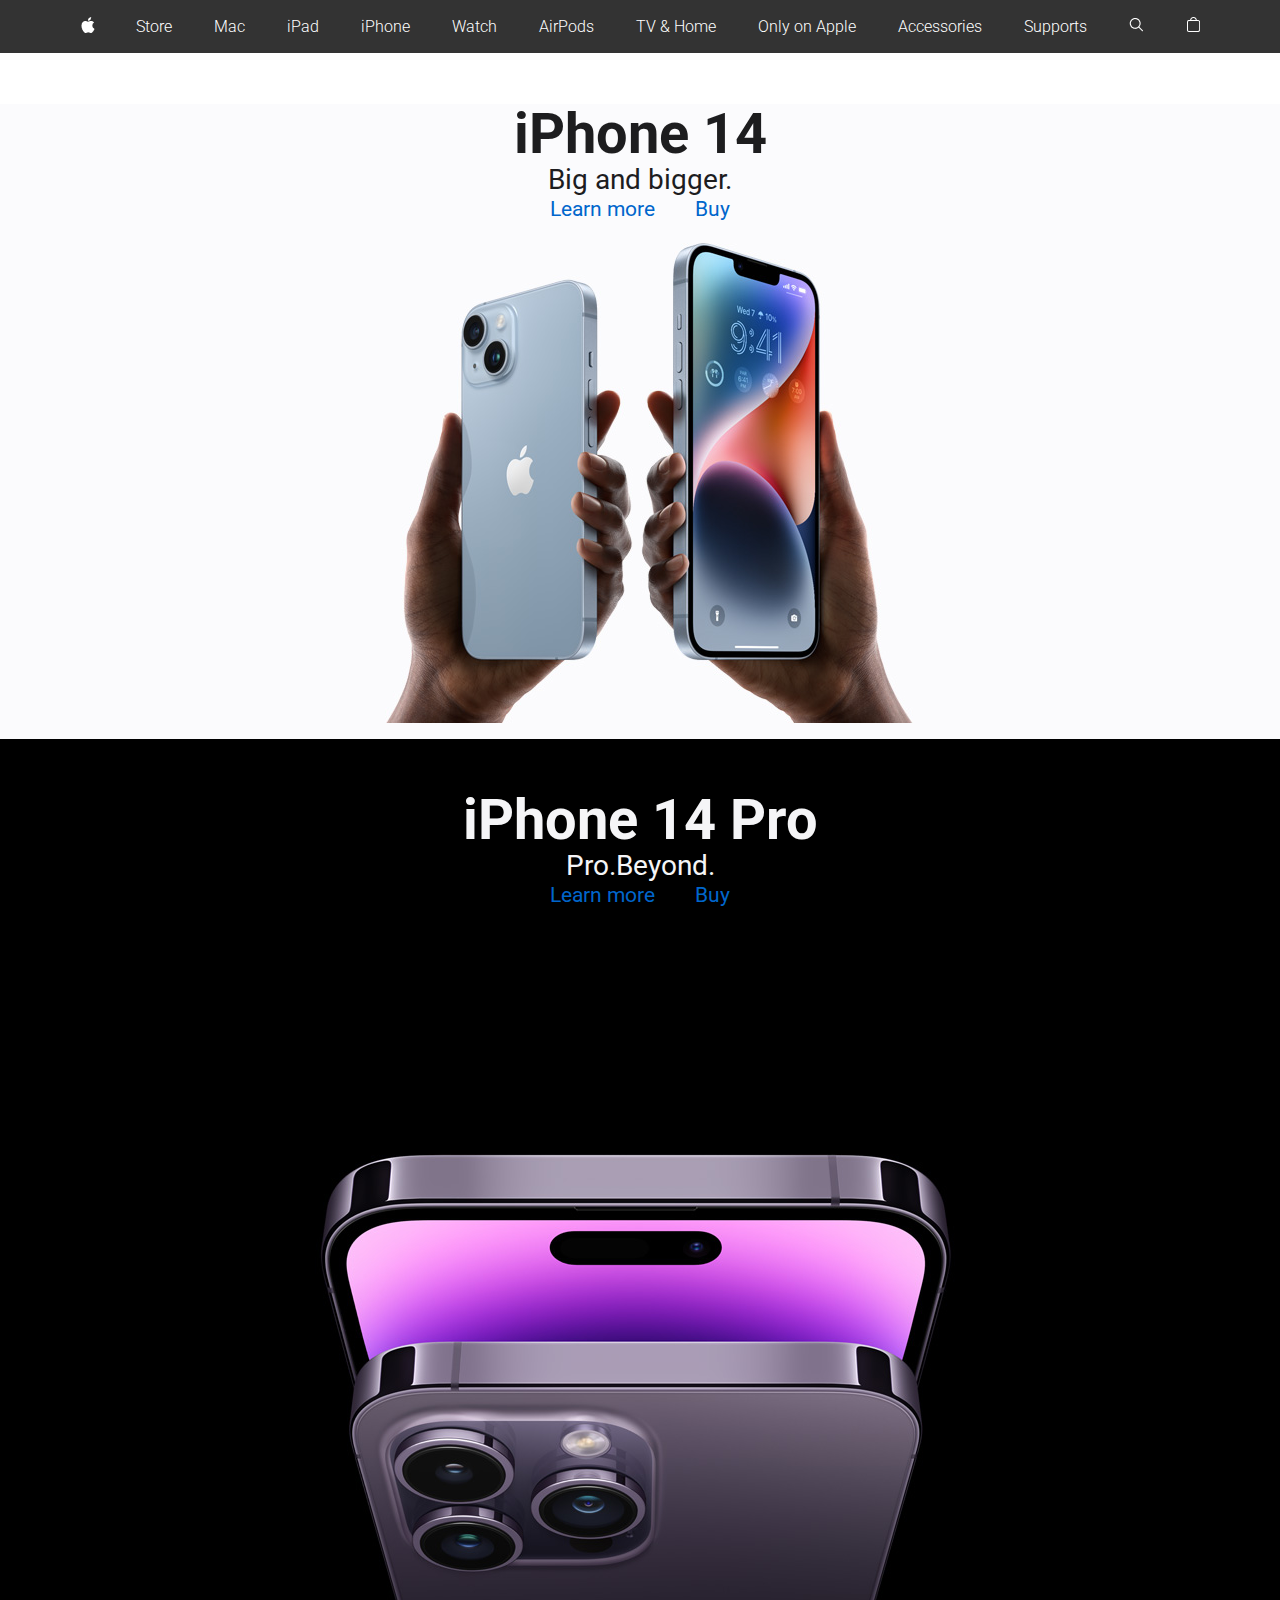
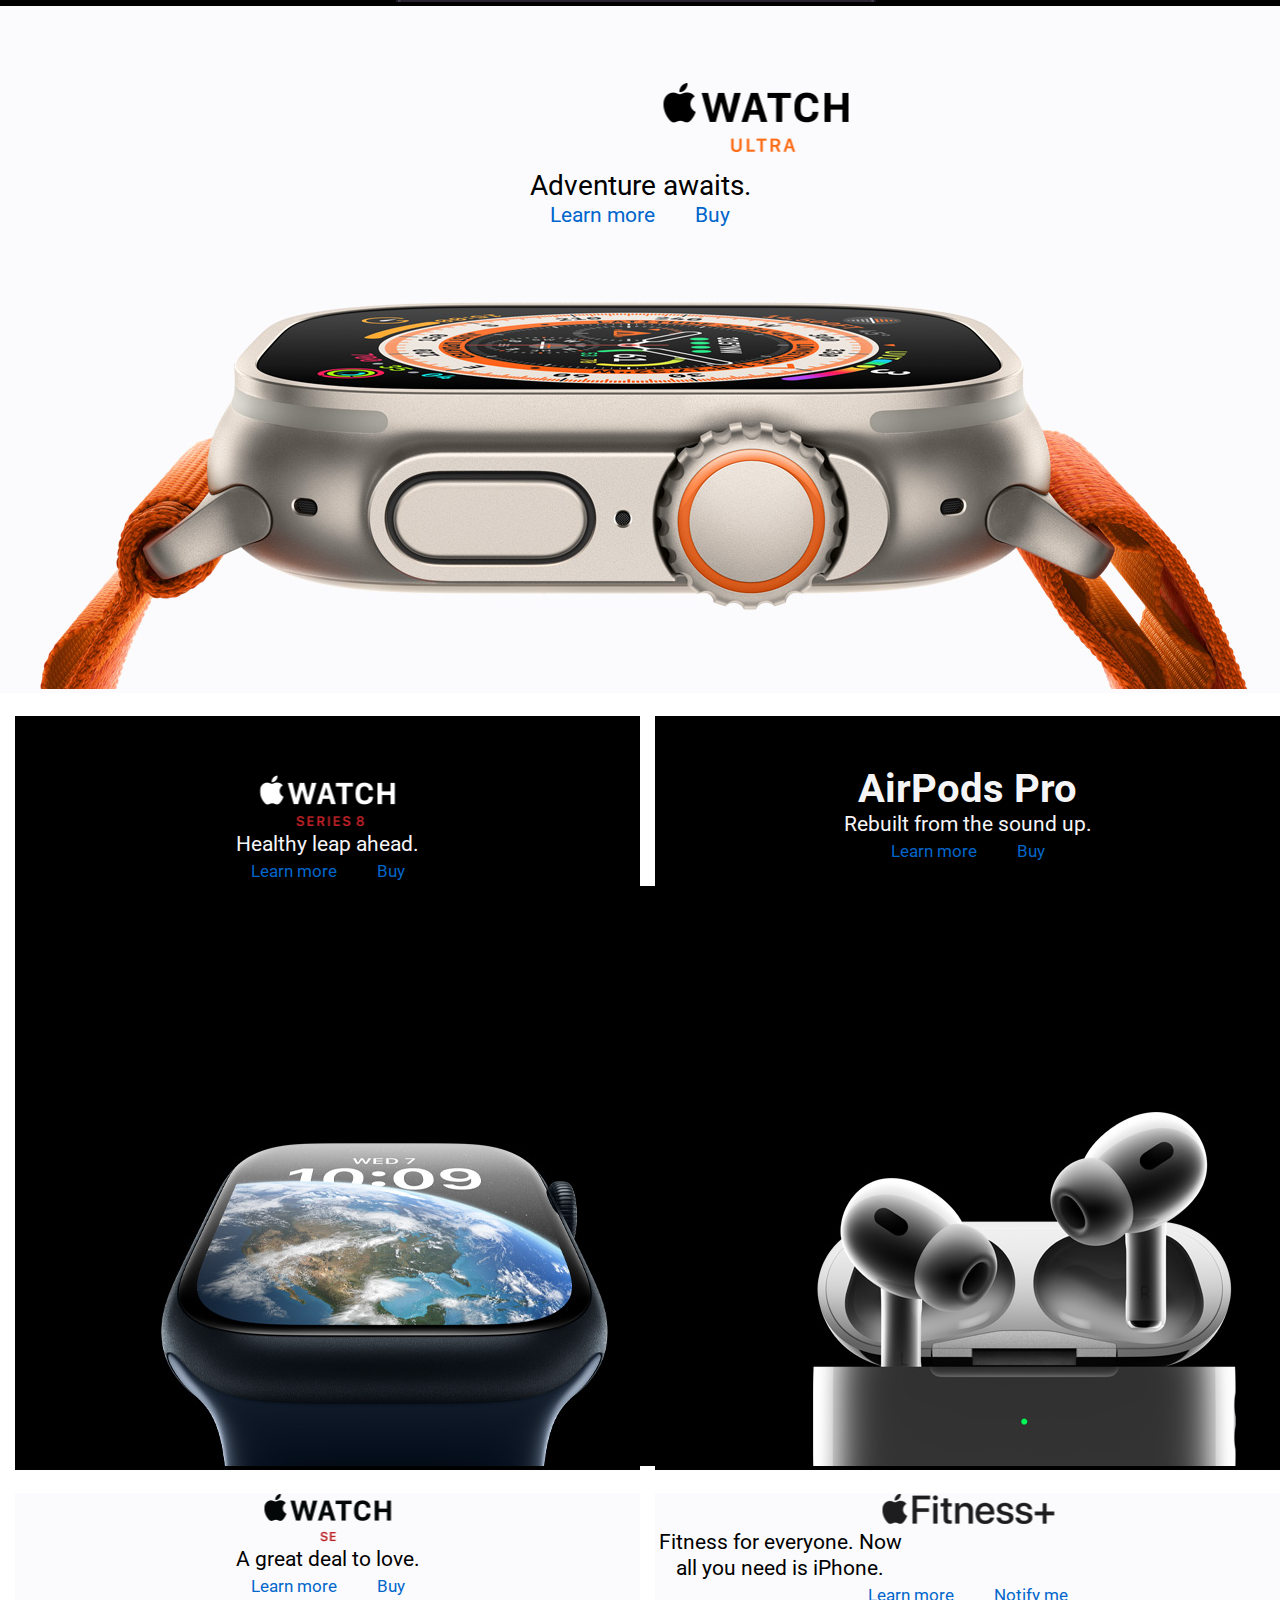
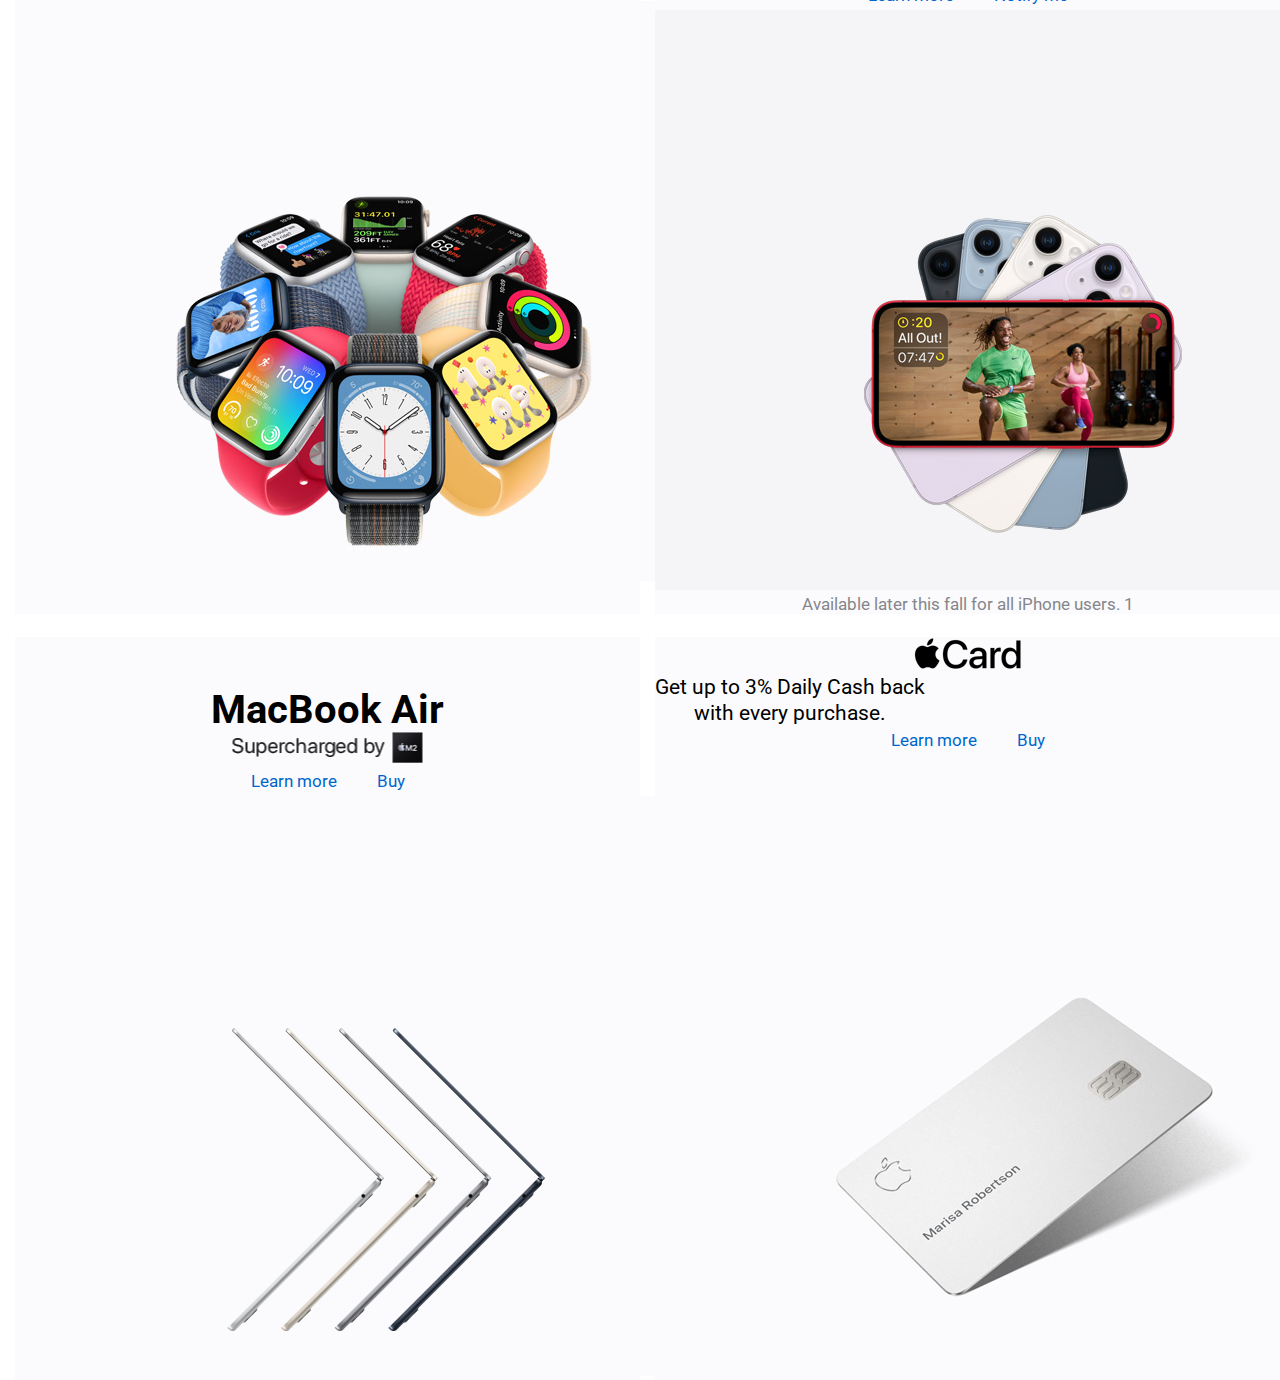
<file: exam/index.html>
<!DOCTYPE html>
<html>
    <head> 
        <title>EXAM</title> 
        <link rel="stylesheet" href="style.css">
        <link rel="preconnect" href="https://fonts.googleapis.com">
<link rel="preconnect" href="https://fonts.gstatic.com" crossorigin>
<link href="https://fonts.googleapis.com/css2?family=Roboto:wght@300;400;500;700;900&display=swap" rel="stylesheet">
    </head>
    <body>
        <nav>
            <div class="nav-items">
                <a class="nav-logo" href="#"><img src="./img/Vector.png" alt="apple-logo"></a>
                <a>Store</a>
                <a>Mac</a>
                <a>iPad</a>
                <a>iPhone</a>
                <a>Watch</a>
                <a>AirPods</a>
                <a>TV & Home</a>
                <a>Only on Apple</a>
                <a>Accessories</a>
                <a>Supports</a>
                <a class="nav-search" href="#"><img src="./img/Vector (1).png"></a>
                <a class="nav-bag" href="#"><img src="img/Vector (2).png"></a>
            </div>
        </nav>
        <header class="ip14">
            <p class="ip14-title title-xl">iPhone 14</p>
            <p class="ip14-txt title-m">Big and bigger.</p>
            <div class="learnmore-buy">
                <a>Learn more</a>
                <a>Buy</a>
            </div>
            <img  class="ip14-img" src="./img/header.png" alt="ip14"/>
        </header>
        <section class="ip14-pro">
            <p class="ip14-pro-title title-xl">iPhone 14 Pro</p>
            <p class="ip14-pro-txt title-m">Pro.Beyond.</p>
            <div class="learnmore-buy">
                <a>Learn more</a>
                <a>Buy</a>
            </div>
            <img class="ip14-pro-img" alt="ip14-pro" src="./img/ip14-pro.png"/>
        </section>
        <section class="watch">
            <img class="watch-title" src="./img/watch-title.png" alt="watch-title"/>
            <p class="title-m">Adventure awaits.</p>
            <div class="learnmore-buy">
                <a>Learn more</a>
                <a>Buy</a>   
            </div>
            <img src="./img/watch.png" alt="watch-img">
        </section>
        <section class="products">
            <div class="product-column1">
                <div class="product-column1-left box">
                    <img class="watch8-title" src="./img/watch8-title.png" alt="watch8-title"/>
                    <p class="watch8-txt title-s">Healthy leap ahead.</p>
                    <div class="learnmore-buy-mini">
                        <a>Learn more</a>
                        <a>Buy</a>
                    </div>
                    <img src="./img/watch8.png" alt="watch8-img"/>
                </div>
                <div class="product-column1-right box">
                    <p class="airpods-title title-l">AirPods Pro</p>
                    <p class="airpods-txt title-s">Rebuilt from the sound up.</p>
                    <div class="learnmore-buy-mini">
                        <a>Learn more</a>
                        <a>Buy</a>
                    </div>
                    <img class="airpod-img" src="./img/airpod.png" alt="airpod-img"/>
                </div>
            </div>
            <div class="product-column2">
                <div class="product-column2-left box">
                    <img src="./img/watchse-title.png" alt="watchse-title">
                    <p class="watchse-txt title-s">A great deal to love.</p>
                    <div class="learnmore-buy-mini">
                        <a>Learn more</a>
                        <a>Buy</a>
                    </div>
                    <img src="./img/watchse.png" alt="watchse-img"/>
                </div>
                <div class="product-column2-right box">
                    <img src="./img/fitness-title.png" alt="fitness-title"/>
                    <p class="fitness-txt title-s" style="width: 250px;">Fitness for everyone. Now all you need is iPhone.</p>
                    <div class="learnmore-buy-mini">
                        <a>Learn more</a>
                        <a>Notify me</a>
                    </div>
                    <img src="./img/fitness.png" alt="fitness-img"/>
                    <p class="fitness-bottom">Available later this fall for all iPhone users. 1</p>
                </div>
            </div>
            <div class="product-column3">
                <div class="product-column3-left box">
                    <p class="mac-title title-l">MacBook Air</p>
                    <img src="./img/Supercharged by Apple M2 chip.png"/>
                    <div class="learnmore-buy-mini">
                        <a>Learn more</a>
                        <a>Buy</a>
                    </div>
                    <img src="./img/macbookair.png"/>
                </div>
                <div class="product-column3-right box">
                    <img src="./img/card-title.png"/>
                    <p class="title-s" style="width: 270px;">Get up to 3% Daily Cash back with every purchase.</p>
                    <div class="learnmore-buy-mini">
                        <a>Learn more</a>
                        <a>Buy</a>
                    </div>
                    <img src="./img/card.png"/>
                </div>
            </div>
        </section>
    </body>
</html>
</file>
<file: exam/style.css>
.title-xl {
    font-size: 56px;
    line-height: 60px;
    font-weight: 700;
}
.title-m {
    font-size: 28px;
    font-weight: 400;
    line-height: 31px;
}
.title-l {
     font-size: 40px;
     line-height: 44px;
     font-weight: 700;
}
.title-s {
    font-size: 21px;
    font-weight: 400;
    line-height: 26px;
}
a, button {
    text-decoration: none;
    cursor: pointer;
}
body {
    margin: 0;
    padding: 0;
    font-family: 'Roboto';
    font-size: 16px;
}
p {
    margin: 0;
    padding: 0;
}
nav {
    background-color:rgba(0, 0, 0, 0.8);
    color: #FFF;
}
.nav-items {
    display: flex;
    gap: 42px;
    padding: 17px 0;
    justify-content: center;
    font-weight: 300;
}
.nav-logo {
    width: 13px;
    height: 16px;
}
.ip14 {
    text-align: center;
    background-color: rgba(251, 251, 253, 1);
}
.ip14-title {
    margin-top: 51px;
    color: rgba(29, 29, 31, 1);
}
.ip14-txt {
    color: rgba(29, 29, 31, 1);
}
.learnmore-buy {
    display: flex;
    gap: 40px;
    color: rgba(0, 102, 204, 1);
    font-size: 21px;
    font-weight: 400;
    line-height: 29px;
    justify-content: center;
}
.learnmore-buy-mini {
    display: flex;
    gap: 40px;
    color: rgba(0, 102, 204, 1);
    font-size: 17px;
    font-weight: 400;
    line-height: 29px;
    justify-content: center;
}
.ip14-img {
    padding-bottom: 12px;
}
.ip14-pro {
    text-align: center;
    background-color: #000;
}
.ip14-pro-title {
    color: rgba(245, 245, 247, 1);
    padding-top: 51px;
}
.ip14-pro-txt {
    color: rgba(245, 245, 247, 1);
}
.watch {
    text-align: center;
    background-color: rgba(251, 251, 253, 1);
}
.watch-title {
    padding-top: 76px;
    padding-bottom: 13px;
}
.box {
    width: 50%;
}
.product-column1 {
    display: flex;
    gap: 15px;
    padding: 12px 15px 0 15px;
}
.product-column1-left {
    background-color: #000;
    text-align: center;
    margin-top: 11px;
}
.watch8-title {
    padding-top: 59px;
}
.watch8-txt {
    color: rgba(245, 245, 247, 1);
}
.product-column1-right {
    background-color: #000;
    text-align: center;
    color: rgba(245, 245, 247, 1);
    margin-top: 11px;
}
.airpod-img {
    margin-top: 20px;
}
.airpods-title {
    padding-top: 51px;
}
.product-column2 {
    display: flex;
    gap: 15px;
    padding: 12px 15px 0 15px;
    margin-top: 11px;
}
.product-column2-left { 
    background-color: rgba(251, 251, 253, 1);
    text-align: center;
}
.product-column2-right {
    background-color: rgba(251, 251, 253, 1);
    text-align: center;
}
.fitness-bottom {
    font-size: 17px;
    color: rgba(134, 134, 139, 1);
    font-weight: 400;
}
.product-column3 {
    display: flex;
    gap: 15px;
    padding: 12px 15px 0 15px;
    margin-top: 11px;
}
.product-column3-left {
    text-align: center;
    background-color: rgba(251, 251, 253, 1);
}
.mac-title {
    padding-top: 51px;
}
.product-column3-right {
    text-align: center;
    background-color: rgba(251, 251, 253, 1);
}
</file>
